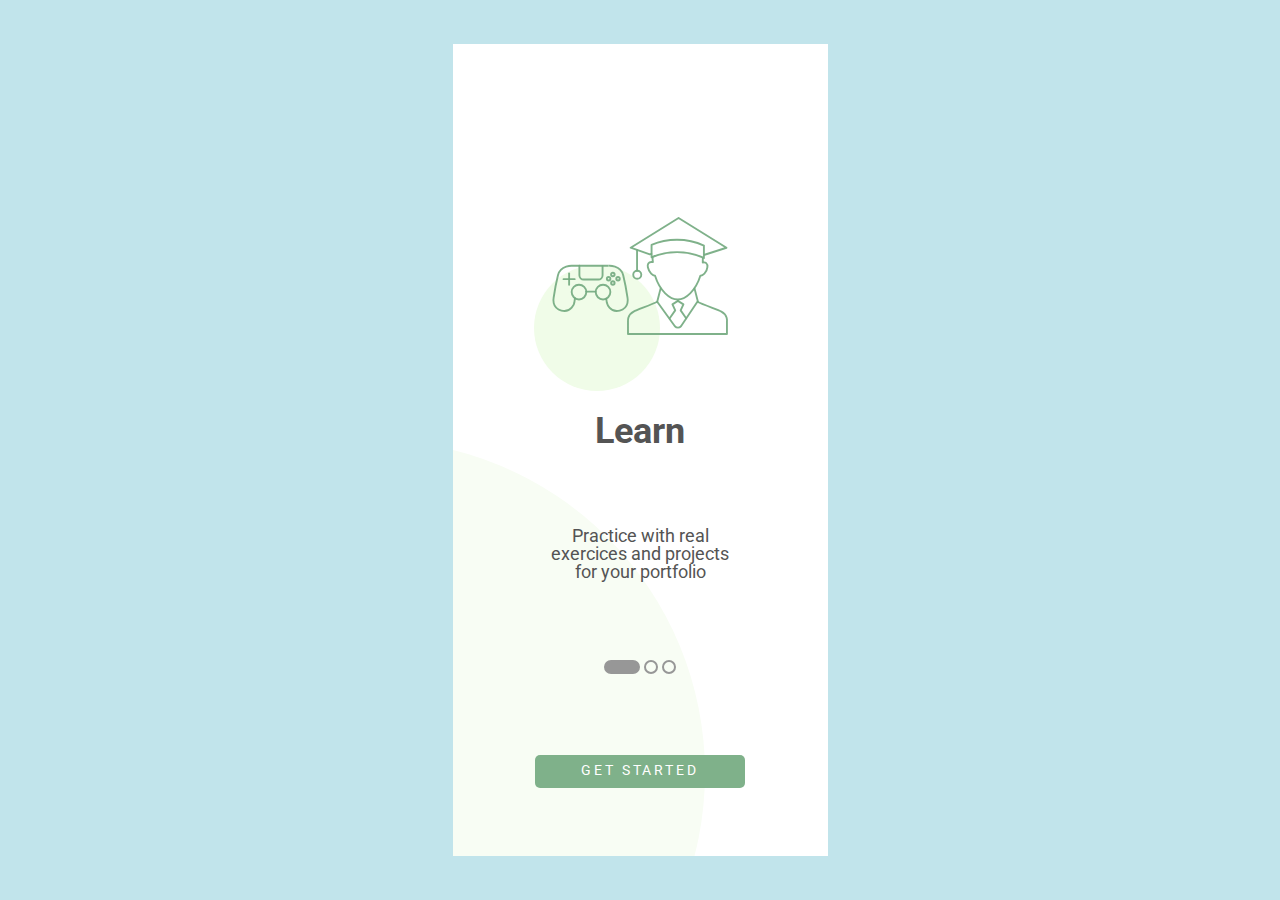
<file: index.html>
<!DOCTYPE html>
<html lang="en-US">
  <head>
    <meta charset="UTF-8" />
    <meta http-equiv="X-UA-Compatible" content="IE=edge" />
    <meta name="viewport" content="width=device-width, initial-scale=1.0" />
    <title>Walkthrough Screen</title>
    <link rel="stylesheet" href="./css/reset.css" />
    <link rel="stylesheet" href="./css/base.css" />
    <link rel="stylesheet" href="./css/learn.css" id="style" />
  </head>
  <body>
    <div class="container">
      <div class="ball little-circle"></div>
      <div class="ball big-circle"></div>
      <img src="./images/Learn.svg" alt="Learn" class="image" />
      <h1 class="title">Learn</h1>
      <p class="text">
        Practice with real exercices and projects for your portfolio
      </p>
      <ul>
        <a href="#"><li class="btns active"></li></a>
        <a href="#"><li class="btns"></li></a>
        <a href="#"><li class="btns"></li></a>
      </ul>
      <a class="btn" href="#">Get Started</a>
    </div>
    <script src="script.js"></script>
  </body>
</html>
</file>
<file: css/base.css>
@import url("https://fonts.googleapis.com/css2?family=Roboto:wght@400;700&display=swap");

:root {
  --cinza-escuro: #545454;
  --cinza-claro: #979797;
  --verde-claro-escuro: #74aa80eb;
  --verde-claro-medio: #f0fce8;
  --verde-claro-claro: #f8fdf4;
  --azul-escuro: #606fbceb;
  --azul-bola-maior: #f7f8fe;
  --azul-bola-menor: #eff0fe;
  --rosa: #cf4c8beb;
  --rosa-bola-maior: #fef9f9;
  --rosa-bola-menor: #fff3f3;

  font-size: 18px;
  font-family: "Roboto", sans-serif;
  --tamanho-titulo: 2rem;
  --tamanho-letra-botao: 0.8rem;
}

html {
  box-sizing: border-box;
}

*,
*::before,
*::after {
  box-sizing: inherit;
}

body {
  text-align: center;
}

.container {
  height: 100vh;
  display: flex;
  flex-direction: column;
  justify-content: space-between;
  max-width: 768px;
  position: relative;
  overflow: hidden;
}

.ball {
  position: absolute;
  z-index: -1;
}

.little-circle {
  border-radius: 50%;
}

.big-circle {
  width: 37rem;
  height: 37rem;
  border-radius: 50%;
}

.image {
  width: 47%;
  margin: 0 auto;
  margin-top: 9.6rem;
}

.title {
  font-weight: 700;
  font-size: var(--tamanho-titulo);
  color: var(--cinza-escuro);
}

.text {
  color: var(--cinza-escuro);
  padding: 0 5rem;
}

ul .btns {
  display: inline-block;
  border: 2px solid var(--cinza-claro);
  border-radius: 10px;
  width: var(--tamanho-letra-botao);
  height: var(--tamanho-letra-botao);
}

ul .btns.active {
  background: var(--cinza-claro);
  width: 2rem;
}

.btn {
  text-transform: uppercase;
  text-decoration: none;
  color: #fff;
  font-size: var(--tamanho-letra-botao);
  border-radius: 5px;
  padding: 0.5rem 1.8rem;
  margin: 0 4.6rem 3.8rem 4.6rem;
  letter-spacing: 0.2em;
}

@media (min-width: 1024px) {
  html {
    height: 100vh;
    display: flex;
    justify-content: center;
    align-items: center;
    background-color: #c1e4eb;
  }

  body {
    background-color: white;
    z-index: -2;
  }

  .container {
    max-width: 375px;
    max-height: 812px;
  }
}
</file>
<file: css/learn.css>
.little-circle {
  left: 4.5rem;
  top: 12.3rem;
  width: 7rem;
  height: 7rem;
  background-color: var(--verde-claro-medio);
}

.big-circle {
  top: 22rem;
  left: -23rem;
  background-color: var(--verde-claro-claro);
}

.btn {
  background-color: var(--verde-claro-escuro);
}
</file>
